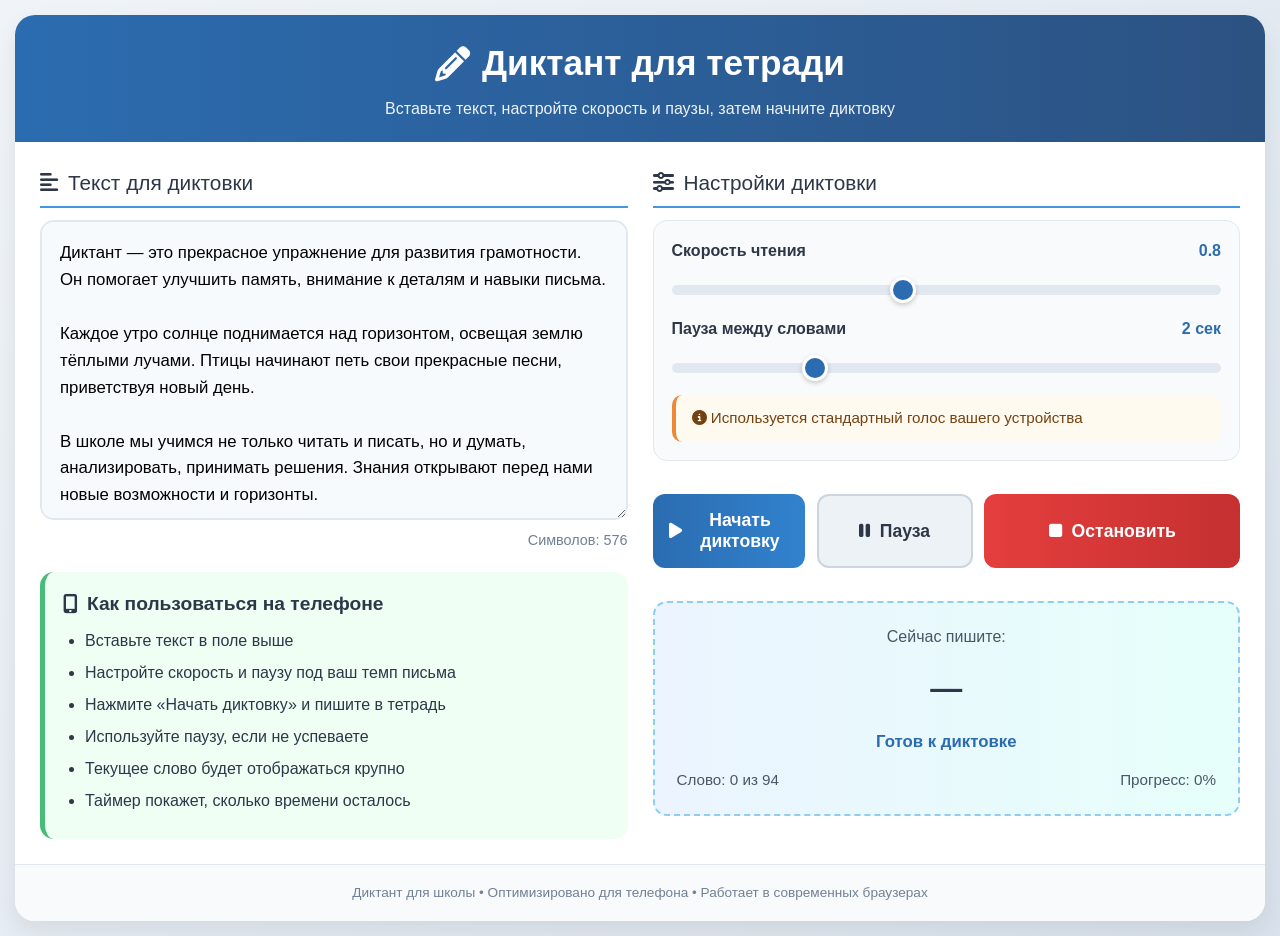
<file: index.html>
<!DOCTYPE html>
<html lang="ru">
<head>
    <meta charset="UTF-8">
    <meta name="viewport" content="width=device-width, initial-scale=1.0, maximum-scale=1.0, user-scalable=no">
    <title>Диктант для тетради</title>
    <link rel="stylesheet" href="https://cdnjs.cloudflare.com/ajax/libs/font-awesome/6.4.0/css/all.min.css">
    <style>
        * {
            margin: 0;
            padding: 0;
            box-sizing: border-box;
            font-family: -apple-system, BlinkMacSystemFont, 'Segoe UI', Roboto, Oxygen, Ubuntu, sans-serif;
            -webkit-tap-highlight-color: transparent;
        }
        
        body {
            background: linear-gradient(135deg, #f0f4f8 0%, #d9e2ec 100%);
            min-height: 100vh;
            padding: 15px;
            color: #2d3748;
            font-size: 16px;
            line-height: 1.5;
        }
        
        .container {
            max-width: 100%;
            background: white;
            border-radius: 20px;
            box-shadow: 0 10px 25px rgba(0, 0, 0, 0.08);
            overflow: hidden;
            margin: 0 auto;
        }
        
        .header {
            background: linear-gradient(to right, #2b6cb0, #2c5282);
            color: white;
            padding: 22px 20px;
            text-align: center;
        }
        
        .header h1 {
            font-size: 1.8rem;
            margin-bottom: 8px;
            display: flex;
            align-items: center;
            justify-content: center;
            gap: 12px;
            flex-wrap: wrap;
        }
        
        .header p {
            font-size: 1rem;
            opacity: 0.92;
            line-height: 1.4;
        }
        
        .content {
            display: flex;
            flex-direction: column;
            gap: 20px;
            padding: 20px;
        }
        
        .panel {
            display: flex;
            flex-direction: column;
        }
        
        .panel-title {
            font-size: 1.3rem;
            color: #2d3748;
            margin-bottom: 12px;
            padding-bottom: 8px;
            border-bottom: 2px solid #4299e1;
            display: flex;
            align-items: center;
            gap: 10px;
        }
        
        .text-area {
            width: 100%;
            min-height: 180px;
            padding: 18px;
            border: 2px solid #e2e8f0;
            border-radius: 14px;
            font-size: 1.05rem;
            line-height: 1.6;
            resize: vertical;
            transition: all 0.2s;
            background-color: #f7fafc;
            margin-bottom: 5px;
        }
        
        .text-area:focus {
            outline: none;
            border-color: #4299e1;
            background-color: white;
            box-shadow: 0 0 0 3px rgba(66, 153, 225, 0.15);
        }
        
        .char-counter {
            text-align: right;
            font-size: 0.9rem;
            color: #718096;
            margin-top: 5px;
        }
        
        .controls {
            display: flex;
            flex-direction: column;
            gap: 18px;
        }
        
        .control-group {
            background-color: #f8fafc;
            padding: 18px;
            border-radius: 14px;
            border: 1px solid #e2e8f0;
        }
        
        .slider-container {
            margin: 15px 0;
        }
        
        .slider-label {
            display: flex;
            justify-content: space-between;
            margin-bottom: 10px;
            font-weight: 600;
            font-size: 1rem;
        }
        
        .slider-value {
            color: #2b6cb0;
            font-weight: 700;
        }
        
        input[type="range"] {
            width: 100%;
            height: 10px;
            -webkit-appearance: none;
            background: #e2e8f0;
            border-radius: 5px;
            outline: none;
        }
        
        input[type="range"]::-webkit-slider-thumb {
            -webkit-appearance: none;
            width: 26px;
            height: 26px;
            border-radius: 50%;
            background: #2b6cb0;
            cursor: pointer;
            box-shadow: 0 2px 5px rgba(0, 0, 0, 0.2);
            border: 3px solid white;
        }
        
        .buttons {
            display: flex;
            flex-direction: column;
            gap: 12px;
            margin-top: 15px;
        }
        
        .btn-row {
            display: flex;
            gap: 12px;
        }
        
        .btn {
            flex: 1;
            padding: 16px;
            border: none;
            border-radius: 12px;
            font-size: 1.1rem;
            font-weight: 600;
            cursor: pointer;
            display: flex;
            align-items: center;
            justify-content: center;
            gap: 10px;
            transition: all 0.2s;
            user-select: none;
        }
        
        .btn:active {
            transform: translateY(2px);
        }
        
        .btn-primary {
            background: linear-gradient(to right, #2b6cb0, #3182ce);
            color: white;
        }
        
        .btn-secondary {
            background-color: #edf2f7;
            color: #2d3748;
            border: 2px solid #cbd5e0;
        }
        
        .btn-stop {
            background: linear-gradient(to right, #e53e3e, #c53030);
            color: white;
        }
        
        .current-word-container {
            background: linear-gradient(to right, #ebf4ff, #e6fffa);
            padding: 22px;
            border-radius: 14px;
            margin-top: 15px;
            text-align: center;
            border: 2px dashed #90cdf4;
        }
        
        .current-word-label {
            font-size: 1rem;
            color: #4a5568;
            margin-bottom: 10px;
        }
        
        .current-word {
            font-size: 2rem;
            font-weight: 800;
            color: #2d3748;
            min-height: 50px;
            display: flex;
            align-items: center;
            justify-content: center;
            word-break: break-word;
            padding: 5px;
        }
        
        .status {
            font-size: 1.05rem;
            color: #2b6cb0;
            font-weight: 600;
            margin-top: 12px;
        }
        
        .counter {
            display: flex;
            justify-content: space-between;
            margin-top: 15px;
            color: #4a5568;
            font-size: 0.95rem;
        }
        
        /* СТИЛИ ДЛЯ ТАЙМЕРА */
        .timer-container {
            background: linear-gradient(to right, #fef3c7, #fde68a);
            padding: 16px;
            border-radius: 12px;
            margin-top: 10px;
            text-align: center;
            border: 2px solid #f59e0b;
            display: none; /* Скрыт по умолчанию */
        }
        
        .timer-title {
            font-size: 0.95rem;
            color: #92400e;
            margin-bottom: 8px;
            display: flex;
            align-items: center;
            justify-content: center;
            gap: 8px;
        }
        
        .timer-display {
            font-size: 2rem;
            font-weight: 800;
            color: #92400e;
            font-family: 'Courier New', monospace;
        }
        
        .timer-subtitle {
            font-size: 0.85rem;
            color: #92400e;
            margin-top: 5px;
            opacity: 0.8;
        }
        
        .instructions {
            background-color: #f0fff4;
            padding: 18px;
            border-radius: 14px;
            margin-top: 20px;
            border-left: 5px solid #48bb78;
        }
        
        .instructions h3 {
            color: #2d3748;
            margin-bottom: 10px;
            display: flex;
            align-items: center;
            gap: 10px;
            font-size: 1.2rem;
        }
        
        .instructions ul {
            padding-left: 22px;
        }
        
        .instructions li {
            margin-bottom: 8px;
            line-height: 1.5;
        }
        
        .footer {
            text-align: center;
            padding: 18px;
            color: #718096;
            font-size: 0.85rem;
            border-top: 1px solid #e2e8f0;
            background-color: #f8fafc;
        }
        
        .voice-note {
            background-color: #fffaf0;
            padding: 12px 16px;
            border-radius: 10px;
            margin-top: 10px;
            border-left: 4px solid #ed8936;
            font-size: 0.95rem;
            color: #744210;
        }
        
        /* Адаптация для больших экранов */
        @media (min-width: 768px) {
            .content {
                display: grid;
                grid-template-columns: 1fr 1fr;
                gap: 25px;
                padding: 25px;
            }
            
            .header h1 {
                font-size: 2.2rem;
            }
            
            .text-area {
                min-height: 300px;
            }
            
            .buttons {
                flex-direction: row;
            }
        }
        
        /* Улучшение для очень маленьких экранов */
        @media (max-width: 360px) {
            body {
                padding: 10px;
            }
            
            .header {
                padding: 18px 15px;
            }
            
            .header h1 {
                font-size: 1.6rem;
            }
            
            .content {
                padding: 15px;
                gap: 15px;
            }
            
            .btn {
                padding: 14px;
                font-size: 1rem;
            }
            
            .current-word {
                font-size: 1.8rem;
            }
            
            .timer-display {
                font-size: 1.8rem;
            }
        }
    </style>
</head>
<body>
    <div class="container">
        <div class="header">
            <h1><i class="fas fa-pencil-alt"></i> Диктант для тетради</h1>
            <p>Вставьте текст, настройте скорость и паузы, затем начните диктовку</p>
        </div>
        
        <div class="content">
            <div class="panel">
                <div class="panel-title"><i class="fas fa-align-left"></i> Текст для диктовки</div>
                <textarea id="text" class="text-area" placeholder="Вставьте или напишите текст для диктовки...&#10;&#10;Пример:&#10;Диктант помогает развивать грамотность. Регулярные тренировки улучшают навыки письма и правописания. Старайтесь писать аккуратно и без ошибок."></textarea>
                <div class="char-counter">Символов: <span id="charCount">0</span></div>
                
                <div class="instructions">
                    <h3><i class="fas fa-mobile-alt"></i> Как пользоваться на телефоне</h3>
                    <ul>
                        <li>Вставьте текст в поле выше</li>
                        <li>Настройте скорость и паузу под ваш темп письма</li>
                        <li>Нажмите «Начать диктовку» и пишите в тетрадь</li>
                        <li>Используйте паузу, если не успеваете</li>
                        <li>Текущее слово будет отображаться крупно</li>
                        <li>Таймер покажет, сколько времени осталось</li>
                    </ul>
                </div>
            </div>
            
            <div class="panel">
                <div class="panel-title"><i class="fas fa-sliders-h"></i> Настройки диктовки</div>
                
                <div class="controls">
                    <div class="control-group">
                        <div class="slider-label">
                            <span>Скорость чтения</span>
                            <span class="slider-value" id="speedValue">0.8</span>
                        </div>
                        <div class="slider-container">
                            <input type="range" id="rate" min="0.3" max="1.5" step="0.1" value="0.8">
                        </div>
                        
                        <div class="slider-label">
                            <span>Пауза между словами</span>
                            <span class="slider-value" id="pauseValue">2.0 сек</span>
                        </div>
                        <div class="slider-container">
                            <input type="range" id="wordPause" min="1" max="5" step="0.5" value="2">
                        </div>
                        
                        <div class="voice-note">
                            <i class="fas fa-info-circle"></i> Используется стандартный голос вашего устройства
                        </div>
                    </div>
                    
                    <div class="buttons">
                        <div class="btn-row">
                            <button class="btn btn-primary" onclick="startDictation()" id="startBtn">
                                <i class="fas fa-play"></i> Начать диктовку
                            </button>
                            <button class="btn btn-secondary" onclick="pauseDictation()" id="pauseBtn" disabled>
                                <i class="fas fa-pause"></i> Пауза
                            </button>
                        </div>
                        <button class="btn btn-stop" onclick="stopDictation()" id="stopBtn" disabled>
                            <i class="fas fa-stop"></i> Остановить
                        </button>
                    </div>
                    
                    <!-- КОНТЕЙНЕР ТАЙМЕРА -->
                    <div class="timer-container" id="timerContainer">
                        <div class="timer-title">
                            <i class="fas fa-clock"></i> Осталось времени
                        </div>
                        <div class="timer-display" id="timerDisplay">00:00</div>
                        <div class="timer-subtitle" id="timerSubtitle">Расчетное время завершения</div>
                    </div>
                    
                    <div class="current-word-container">
                        <div class="current-word-label">Сейчас пишите:</div>
                        <div class="current-word" id="currentWord">—</div>
                        <div class="status" id="status">Готов к диктовке</div>
                        <div class="counter">
                            <span>Слово: <span id="wordCounter">0</span> из <span id="totalWords">0</span></span>
                            <span>Прогресс: <span id="progress">0</span>%</span>
                        </div>
                    </div>
                </div>
            </div>
        </div>
        
        <div class="footer">
            <p>Диктант для школы • Оптимизировано для телефона • Работает в современных браузерах</p>
        </div>
    </div>
    
    <script>
        // Основные переменные
        let words = [];
        let currentWordIndex = 0;
        let isPaused = false;
        let isStopped = false;
        let wordDelay = 2000; // 2 секунды по умолчанию
        let isSpeaking = false;
        let totalEstimatedTime = 0; // Общее расчетное время в миллисекундах
        let timeRemaining = 0; // Оставшееся время в миллисекундах
        let timerInterval = null; // Интервал для обновления таймера
        
        // Элементы DOM
        const rateSlider = document.getElementById('rate');
        const pauseSlider = document.getElementById('wordPause');
        const speedValue = document.getElementById('speedValue');
        const pauseValue = document.getElementById('pauseValue');
        const currentWordEl = document.getElementById('currentWord');
        const statusEl = document.getElementById('status');
        const wordCounterEl = document.getElementById('wordCounter');
        const totalWordsEl = document.getElementById('totalWords');
        const progressEl = document.getElementById('progress');
        const startBtn = document.getElementById('startBtn');
        const pauseBtn = document.getElementById('pauseBtn');
        const stopBtn = document.getElementById('stopBtn');
        const textArea = document.getElementById('text');
        const charCountEl = document.getElementById('charCount');
        const timerContainer = document.getElementById('timerContainer');
        const timerDisplay = document.getElementById('timerDisplay');
        const timerSubtitle = document.getElementById('timerSubtitle');
        
        // Счетчик символов
        function updateCharCount() {
            charCountEl.textContent = textArea.value.length;
        }
        
        textArea.addEventListener('input', updateCharCount);
        
        // Обновление значений слайдеров
        rateSlider.addEventListener('input', function() {
            speedValue.textContent = this.value;
        });
        
        pauseSlider.addEventListener('input', function() {
            pauseValue.textContent = this.value + ' сек';
        });
        
        // Начало диктовки
        function startDictation() {
            const text = textArea.value.trim();
            const rate = parseFloat(rateSlider.value);
            wordDelay = parseFloat(pauseSlider.value) * 1000;
            
            if (!text) {
                showStatus('Введите текст для диктовки!', 'error');
                vibrate();
                return;
            }
            
            // Разбиваем текст на слова и знаки препинания
            words = text.match(/[\wа-яА-ЯёЁ\-]+|[.,!?;:]/g) || [];
            
            if (words.length === 0) {
                showStatus('Не найдено слов для диктовки', 'error');
                return;
            }
            
            // Сброс состояния
            currentWordIndex = 0;
            isPaused = false;
            isStopped = false;
            isSpeaking = true;
            
            // РАСЧЕТ ВРЕМЕНИ: оцениваем общее время диктовки
            calculateTotalTime(rate);
            
            // Обновляем UI
            totalWordsEl.textContent = words.length;
            updateProgress();
            showStatus('Диктовка началась...', 'info');
            
            // Показываем таймер
            timerContainer.style.display = 'block';
            updateTimerDisplay();
            
            // Обновляем кнопки
            toggleButtons(true);
            
            // Начинаем диктовку с небольшой задержкой
            setTimeout(() => speakNextWord(rate), 300);
            
            // Запускаем таймер
            startTimer();
        }
        
        // Расчет общего времени диктовки
        function calculateTotalTime(rate) {
            // Базовое время произношения слова (примерно 0.5 секунды на слог)
            // Упрощенный расчет: среднее слово в русском языке - 2 слога = 1 секунда
            const avgWordDuration = 1000 / rate; // миллисекунды
            
            // Считаем только слова (не знаки препинания)
            const wordCount = words.filter(word => !/^[.,!?;:]$/.test(word)).length;
            const punctuationCount = words.length - wordCount;
            
            // Время для слов
            let totalTime = wordCount * avgWordDuration;
            
            // Время для знаков препинания (произносятся быстрее)
            totalTime += punctuationCount * (avgWordDuration * 0.5);
            
            // Добавляем паузы между словами
            totalTime += (words.length - 1) * wordDelay;
            
            // Добавляем буфер для надежности (+15%)
            totalTime *= 1.15;
            
            totalEstimatedTime = Math.round(totalTime);
            timeRemaining = totalEstimatedTime;
            
            // Обновляем подпись таймера с расчетным временем завершения
            const endTime = new Date(Date.now() + totalEstimatedTime);
            const endTimeStr = endTime.toLocaleTimeString('ru-RU', { 
                hour: '2-digit', 
                minute: '2-digit' 
            });
            timerSubtitle.textContent = `Завершится примерно в ${endTimeStr}`;
        }
        
        // Запуск таймера
        function startTimer() {
            if (timerInterval) {
                clearInterval(timerInterval);
            }
            
            timerInterval = setInterval(() => {
                if (!isPaused && !isStopped && isSpeaking && timeRemaining > 0) {
                    timeRemaining -= 1000; // Уменьшаем на 1 секунду
                    updateTimerDisplay();
                    
                    // Если время вышло
                    if (timeRemaining <= 0) {
                        timeRemaining = 0;
                        updateTimerDisplay();
                        clearInterval(timerInterval);
                    }
                }
            }, 1000);
        }
        
        // Обновление отображения таймера
        function updateTimerDisplay() {
            const minutes = Math.floor(timeRemaining / 60000);
            const seconds = Math.floor((timeRemaining % 60000) / 1000);
            
            // Форматирование: 05:09
            timerDisplay.textContent = 
                `${minutes.toString().padStart(2, '0')}:${seconds.toString().padStart(2, '0')}`;
            
            // Меняем цвет, если осталось мало времени
            if (timeRemaining < 30000) { // Менее 30 секунд
                timerDisplay.style.color = '#e53e3e';
                timerContainer.style.background = 'linear-gradient(to right, #fed7d7, #feb2b2)';
                timerContainer.style.borderColor = '#fc8181';
            } else if (timeRemaining < 60000) { // Менее 1 минуты
                timerDisplay.style.color = '#d69e2e';
                timerContainer.style.background = 'linear-gradient(to right, #feebc8, #fbd38d)';
                timerContainer.style.borderColor = '#f6ad55';
            } else {
                timerDisplay.style.color = '#92400e';
                timerContainer.style.background = 'linear-gradient(to right, #fef3c7, #fde68a)';
                timerContainer.style.borderColor = '#f59e0b';
            }
        }
        
        // Пауза/продолжение таймера
        function pauseDictation() {
            if (!isSpeaking) return;
            
            if (!isPaused) {
                speechSynthesis.pause();
                isPaused = true;
                pauseBtn.innerHTML = '<i class="fas fa-play"></i> Продолжить';
                showStatus('Пауза', 'warning');
                
                // Останавливаем таймер
                if (timerInterval) {
                    clearInterval(timerInterval);
                }
            } else {
                speechSynthesis.resume();
                isPaused = false;
                pauseBtn.innerHTML = '<i class="fas fa-pause"></i> Пауза';
                showStatus('Диктовка продолжается...', 'info');
                
                // Пересчитываем время завершения
                const endTime = new Date(Date.now() + timeRemaining);
                const endTimeStr = endTime.toLocaleTimeString('ru-RU', { 
                    hour: '2-digit', 
                    minute: '2-digit' 
                });
                timerSubtitle.textContent = `Завершится примерно в ${endTimeStr}`;
                
                // Возобновляем таймер
                startTimer();
            }
        }
        
        // Остановка диктовки
        function stopDictation() {
            speechSynthesis.cancel();
            isStopped = true;
            isPaused = false;
            isSpeaking = false;
            
            currentWordEl.textContent = '—';
            showStatus('Диктовка остановлена', 'error');
            toggleButtons(false);
            
            // Останавливаем и сбрасываем таймер
            if (timerInterval) {
                clearInterval(timerInterval);
                timerInterval = null;
            }
            timerContainer.style.display = 'none';
        }
        
        // Произношение следующего слова
        function speakNextWord(rate) {
            if (isStopped || currentWordIndex >= words.length) {
                endDictation();
                return;
            }
            
            if (isPaused) {
                setTimeout(() => speakNextWord(rate), 100);
                return;
            }
            
            const word = words[currentWordIndex];
            
            // Обновляем UI с текущим словом
            currentWordEl.textContent = `"${word}"`;
            wordCounterEl.textContent = currentWordIndex + 1;
            updateProgress();
            
            // Определяем, является ли слово знаком препинания
            const isPunctuation = /^[.,!?;:]$/.test(word);
            
            // Создаем высказывание
            const utterance = new SpeechSynthesisUtterance();
            
            // Для знаков препинания озвучиваем их названия
            if (isPunctuation) {
                utterance.text = getPunctuationName(word);
                utterance.rate = rate * 0.7; // Медленнее для знаков препинания
            } else {
                utterance.text = word;
                utterance.rate = rate;
            }
            
            utterance.lang = 'ru-RU';
            utterance.volume = 1;
            
            // Обработка завершения произношения
            utterance.onend = function() {
                // Пауза после слова/знака
                setTimeout(() => {
                    currentWordIndex++;
                    if (currentWordIndex < words.length) {
                        speakNextWord(rate);
                    } else {
                        endDictation();
                    }
                }, wordDelay);
            };
            
            // Обработка ошибок
            utterance.onerror = function(event) {
                console.error('Ошибка синтеза речи:', event);
                showStatus('Ошибка воспроизведения. Проверьте голосовые настройки.', 'error');
                stopDictation();
            };
            
            // Произносим
            speechSynthesis.speak(utterance);
        }
        
        // Получение названия знака препинания
        function getPunctuationName(symbol) {
            switch(symbol) {
                case '.': return 'точка';
                case ',': return 'запятая';
                case '!': return 'восклицательный знак';
                case '?': return 'вопрос';
                case ';': return 'точка с запятой';
                case ':': return 'двоеточие';
                default: return symbol;
            }
        }
        
        // Завершение диктовки
        function endDictation() {
            isSpeaking = false;
            currentWordEl.textContent = '—';
            showStatus('Диктовка завершена! Проверьте свою работу.', 'success');
            toggleButtons(false);
            
            // Останавливаем таймер
            if (timerInterval) {
                clearInterval(timerInterval);
                timerInterval = null;
            }
            
            // Обновляем таймер на 00:00
            timeRemaining = 0;
            updateTimerDisplay();
            timerSubtitle.textContent = 'Диктовка завершена';
            
            // Произносим завершающее сообщение
            const utterance = new SpeechSynthesisUtterance("Диктант завершён. Проверьте свою работу.");
            utterance.rate = 0.8;
            utterance.lang = 'ru-RU';
            utterance.volume = 0.7;
            
            setTimeout(() => {
                speechSynthesis.speak(utterance);
            }, 500);
        }
        
        // Обновление прогресса
        function updateProgress() {
            if (words.length > 0) {
                const progress = Math.round((currentWordIndex / words.length) * 100);
                progressEl.textContent = progress;
            } else {
                progressEl.textContent = 0;
            }
        }
        
        // Показать статус с цветом
        function showStatus(message, type) {
            statusEl.textContent = message;
            
            switch(type) {
                case 'error':
                    statusEl.style.color = '#e53e3e';
                    break;
                case 'warning':
                    statusEl.style.color = '#d69e2e';
                    break;
                case 'success':
                    statusEl.style.color = '#38a169';
                    break;
                case 'info':
                default:
                    statusEl.style.color = '#2b6cb0';
                    break;
            }
        }
        
        // Управление кнопками
        function toggleButtons(dictationActive) {
            if (dictationActive) {
                startBtn.disabled = true;
                startBtn.innerHTML = '<i class="fas fa-microphone"></i> Диктует...';
                pauseBtn.disabled = false;
                stopBtn.disabled = false;
            } else {
                startBtn.disabled = false;
                startBtn.innerHTML = '<i class="fas fa-play"></i> Начать диктовку';
                pauseBtn.disabled = true;
                pauseBtn.innerHTML = '<i class="fas fa-pause"></i> Пауза';
                stopBtn.disabled = true;
            }
        }
        
        // Вибрация для мобильных устройств (если поддерживается)
        function vibrate() {
            if (navigator.vibrate) {
                navigator.vibrate(50);
            }
        }
        
        // Инициализация при загрузке
        window.addEventListener('DOMContentLoaded', function() {
            // Устанавливаем начальные значения
            speedValue.textContent = rateSlider.value;
            pauseValue.textContent = pauseSlider.value + ' сек';
            updateCharCount();
            
            // Добавляем демо-текст при первом открытии
            if (textArea.value.trim() === '') {
                const demoText = `Диктант — это прекрасное упражнение для развития грамотности. Он помогает улучшить память, внимание к деталям и навыки письма.

Каждое утро солнце поднимается над горизонтом, освещая землю тёплыми лучами. Птицы начинают петь свои прекрасные песни, приветствуя новый день.

В школе мы учимся не только читать и писать, но и думать, анализировать, принимать решения. Знания открывают перед нами новые возможности и горизонты.

Регулярные занятия диктантом помогут вам стать более грамотным и уверенным в своих силах. Пишите аккуратно, соблюдайте правила орфографии и пунктуации.`;
                
                textArea.value = demoText;
                updateCharCount();
                
                // Обновляем счетчик слов
                const demoWords = demoText.match(/[\wа-яА-ЯёЁ\-]+|[.,!?;:]/g) || [];
                totalWordsEl.textContent = demoWords.length;
            }
        });
    </script>
</body>
</html>
</file>
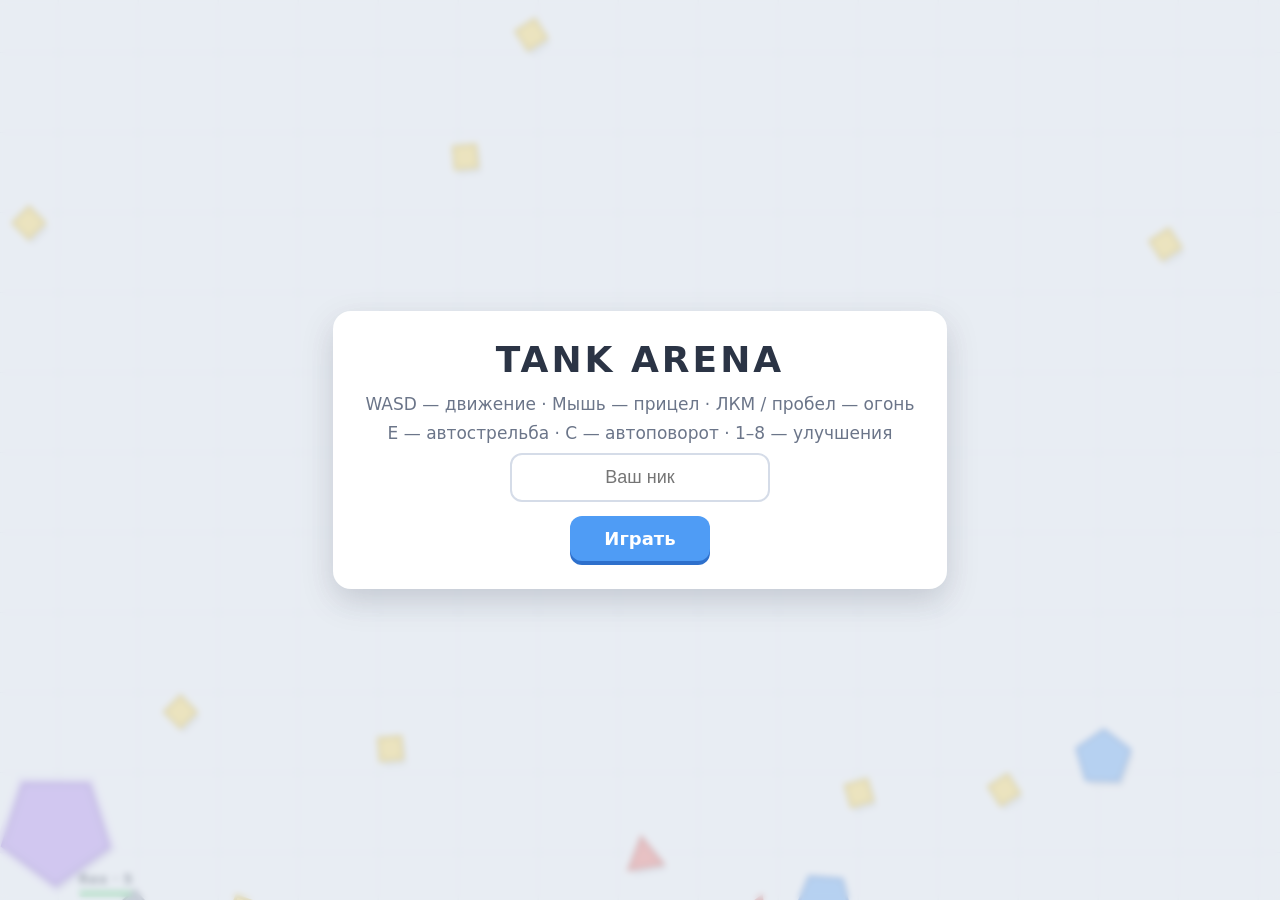
<file: tank-arena-game/index.html>
<!doctype html>
<html lang="ru">
<head>
  <meta charset="utf-8">
  <meta name="viewport" content="width=device-width, initial-scale=1">
  <title>Tank Arena</title>
  <link rel="stylesheet" href="style.css">
</head>
<body>
  <canvas id="game"></canvas>

  <!-- Игровой интерфейс: виден только во время игры -->
  <div id="hud" class="hidden">
    <div id="fps">FPS: 0</div>
    <div id="toggles"></div>

    <div id="leaderboard">
      <h3>Лидеры</h3>
      <ol id="lb-list"></ol>
    </div>

    <div id="stats-panel">
      <div class="panel-title">Улучшения <span id="points-left"></span></div>
      <div id="stat-list"></div>
    </div>

    <div id="level-box">
      <div id="level-text">Уровень 1</div>
      <div id="xp-bar"><div id="xp-fill"></div></div>
    </div>

    <canvas id="minimap" width="160" height="160"></canvas>
  </div>

  <!-- Стартовый экран: ник и кнопка начала -->
  <div id="start-screen" class="overlay">
    <div class="card">
      <h1>TANK ARENA</h1>
      <p class="hint">
        WASD — движение · Мышь — прицел · ЛКМ / пробел — огонь<br>
        E — автострельба · C — автоповорот · 1–8 — улучшения
      </p>
      <input id="name-input" maxlength="14" placeholder="Ваш ник" autocomplete="off">
      <button id="play-btn">Играть</button>
    </div>
  </div>

  <!-- Выбор эволюции на 15, 30 и 45 уровнях (игра продолжается под панелью) -->
  <div id="evo-panel" class="overlay soft hidden">
    <div class="card">
      <h2>Выберите эволюцию</h2>
      <div id="evo-options"></div>
    </div>
  </div>

  <!-- Экран смерти -->
  <div id="death-screen" class="overlay hidden">
    <div class="card">
      <h1>Вы погибли</h1>
      <p>Счёт: <b id="final-score">0</b></p>
      <p>Уровень: <b id="final-level">1</b></p>
      <p>Время жизни: <b id="final-time">0:00</b></p>
      <button id="restart-btn">Играть снова</button>
    </div>
  </div>

  <script src="js/config.js"></script>
  <script src="js/utils.js"></script>
  <script src="js/shapes.js"></script>
  <script src="js/bullets.js"></script>
  <script src="js/tank.js"></script>
  <script src="js/player.js"></script>
  <script src="js/bots.js"></script>
  <script src="js/render.js"></script>
  <script src="js/ui.js"></script>
  <script src="js/main.js"></script>
</body>
</html>
</file>
<file: tank-arena-game/style.css>
/* Общие стили */
* {
  box-sizing: border-box;
}

html,
body {
  margin: 0;
  height: 100%;
  overflow: hidden;
  background: #e3e8f0;
  font-family: 'Segoe UI', system-ui, -apple-system, sans-serif;
  color: #2b3445;
  user-select: none;
}

#game {
  position: fixed;
  inset: 0;
  width: 100%;
  height: 100%;
  display: block;
  cursor: crosshair;
}

.hidden {
  display: none !important;
}

/* Оверлеи: стартовый экран, смерть и выбор эволюции */
.overlay {
  position: fixed;
  inset: 0;
  z-index: 10;
  display: flex;
  align-items: center;
  justify-content: center;
  padding: 16px;
  background: rgba(227, 232, 240, 0.7);
  backdrop-filter: blur(3px);
}

/* Панель эволюции не закрывает игру: прозрачный фон, карточка сверху */
.overlay.soft {
  background: none;
  backdrop-filter: none;
  pointer-events: none;
  align-items: flex-start;
  padding-top: 90px;
}

.overlay.soft .card {
  pointer-events: auto;
}

.card {
  max-width: 100%;
  padding: 28px 32px;
  border-radius: 18px;
  background: #fff;
  box-shadow: 0 12px 32px rgba(30, 40, 60, 0.18);
  text-align: center;
}

.card h1 {
  margin: 0 0 10px;
  font-size: 36px;
  letter-spacing: 3px;
}

.card h2 {
  margin: 0 0 16px;
  font-size: 24px;
}

.card p {
  margin: 6px 0;
  font-size: 17px;
}

.hint {
  margin: 0 0 18px;
  font-size: 14px;
  line-height: 1.7;
  color: #6b7589;
}

#name-input {
  display: block;
  width: 100%;
  max-width: 260px;
  margin: 0 auto 14px;
  padding: 12px 14px;
  font-size: 18px;
  text-align: center;
  border: 2px solid #d5dce8;
  border-radius: 12px;
  outline: none;
}

#name-input:focus {
  border-color: #4f9cf5;
}

#play-btn,
#restart-btn {
  padding: 12px 34px;
  font: inherit;
  font-size: 18px;
  font-weight: 600;
  color: #fff;
  background: #4f9cf5;
  border: 0;
  border-radius: 12px;
  cursor: pointer;
  box-shadow: 0 4px 0 #2e70cc;
}

#play-btn:active,
#restart-btn:active {
  transform: translateY(3px);
  box-shadow: 0 1px 0 #2e70cc;
}

/* Игровой интерфейс */
#hud {
  position: fixed;
  inset: 0;
  z-index: 5;
  pointer-events: none;
}

#hud > * {
  position: absolute;
}

#fps,
#toggles {
  left: 12px;
  padding: 4px 10px;
  font-size: 13px;
  color: #5a6375;
  background: rgba(255, 255, 255, 0.75);
  border-radius: 8px;
}

#fps {
  top: 12px;
}

#toggles {
  top: 44px;
}

#leaderboard {
  top: 12px;
  right: 12px;
  width: 200px;
  padding: 10px 14px;
  background: rgba(255, 255, 255, 0.85);
  border-radius: 12px;
  box-shadow: 0 6px 18px rgba(30, 40, 60, 0.1);
}

#leaderboard h3 {
  margin: 0 0 6px;
  font-size: 13px;
  letter-spacing: 1px;
  text-transform: uppercase;
  color: #6b7589;
}

#lb-list {
  margin: 0;
  padding: 0;
  font-size: 14px;
  list-style: none;
}

#lb-list li {
  display: flex;
  justify-content: space-between;
  gap: 8px;
  padding: 3px 6px;
  border-radius: 6px;
}

#lb-list li > span:first-child {
  overflow: hidden;
  white-space: nowrap;
  text-overflow: ellipsis;
}

#lb-list li.me {
  font-weight: 700;
  background: rgba(79, 156, 245, 0.18);
}

#stats-panel {
  left: 12px;
  bottom: 12px;
  width: 260px;
  padding: 10px 12px;
  pointer-events: auto;
  background: rgba(255, 255, 255, 0.88);
  border-radius: 12px;
  box-shadow: 0 6px 18px rgba(30, 40, 60, 0.1);
}

.panel-title {
  margin-bottom: 6px;
  font-size: 14px;
  font-weight: 700;
}

#points-left {
  margin-left: 4px;
  color: #2e9e5b;
}

.stat-row {
  display: flex;
  align-items: center;
  gap: 8px;
  padding: 4px 6px;
  font-size: 13px;
  border-radius: 8px;
  cursor: pointer;
}

.stat-row:hover {
  background: #eef3fb;
}

.stat-key {
  flex: none;
  width: 18px;
  height: 18px;
  line-height: 18px;
  font-size: 12px;
  font-weight: 700;
  text-align: center;
  background: #e5eaf2;
  border-radius: 5px;
}

.stat-row.can .stat-key {
  color: #fff;
  background: #2e9e5b;
}

.stat-name {
  flex: 1;
  overflow: hidden;
  white-space: nowrap;
  text-overflow: ellipsis;
}

.stat-bar {
  flex: none;
  display: flex;
  gap: 2px;
}

.seg {
  width: 8px;
  height: 12px;
  background: #dfe5ee;
  border-radius: 3px;
}

.seg.on {
  background: #4f9cf5;
}

#level-box {
  left: 50%;
  bottom: 14px;
  transform: translateX(-50%);
  width: min(420px, calc(100vw - 260px));
  min-width: 200px;
  padding: 8px 14px;
  text-align: center;
  background: rgba(255, 255, 255, 0.88);
  border-radius: 12px;
  box-shadow: 0 6px 18px rgba(30, 40, 60, 0.1);
}

#level-text {
  margin-bottom: 6px;
  font-size: 14px;
  font-weight: 700;
}

#xp-bar {
  height: 12px;
  overflow: hidden;
  background: #dfe5ee;
  border-radius: 6px;
}

#xp-fill {
  height: 100%;
  width: 0;
  background: linear-gradient(90deg, #ffd54f, #ffa726);
  border-radius: 6px;
}

#minimap {
  right: 12px;
  bottom: 12px;
  width: 160px;
  height: 160px;
  background: rgba(255, 255, 255, 0.85);
  border-radius: 12px;
  box-shadow: 0 6px 18px rgba(30, 40, 60, 0.1);
}

/* Карточки эволюции */
#evo-options {
  display: flex;
  flex-wrap: wrap;
  justify-content: center;
  gap: 12px;
}

.evo-option {
  display: flex;
  flex-direction: column;
  gap: 4px;
  width: 180px;
  padding: 14px;
  font: inherit;
  color: inherit;
  text-align: center;
  background: #fff;
  border: 2px solid #d5dce8;
  border-radius: 14px;
  cursor: pointer;
}

.evo-option strong {
  font-size: 17px;
}

.evo-option span {
  font-size: 13px;
  color: #6b7589;
}

.evo-option:hover {
  border-color: #4f9cf5;
  box-shadow: 0 6px 16px rgba(79, 156, 245, 0.25);
  transform: translateY(-2px);
}

/* Узкие экраны: панели становятся компактнее */
@media (max-width: 720px) {
  #leaderboard {
    width: 150px;
    font-size: 12px;
  }

  #stats-panel {
    width: 180px;
  }

  #minimap {
    width: 110px;
    height: 110px;
  }

  #level-box {
    bottom: 200px;
  }
}
</file>
